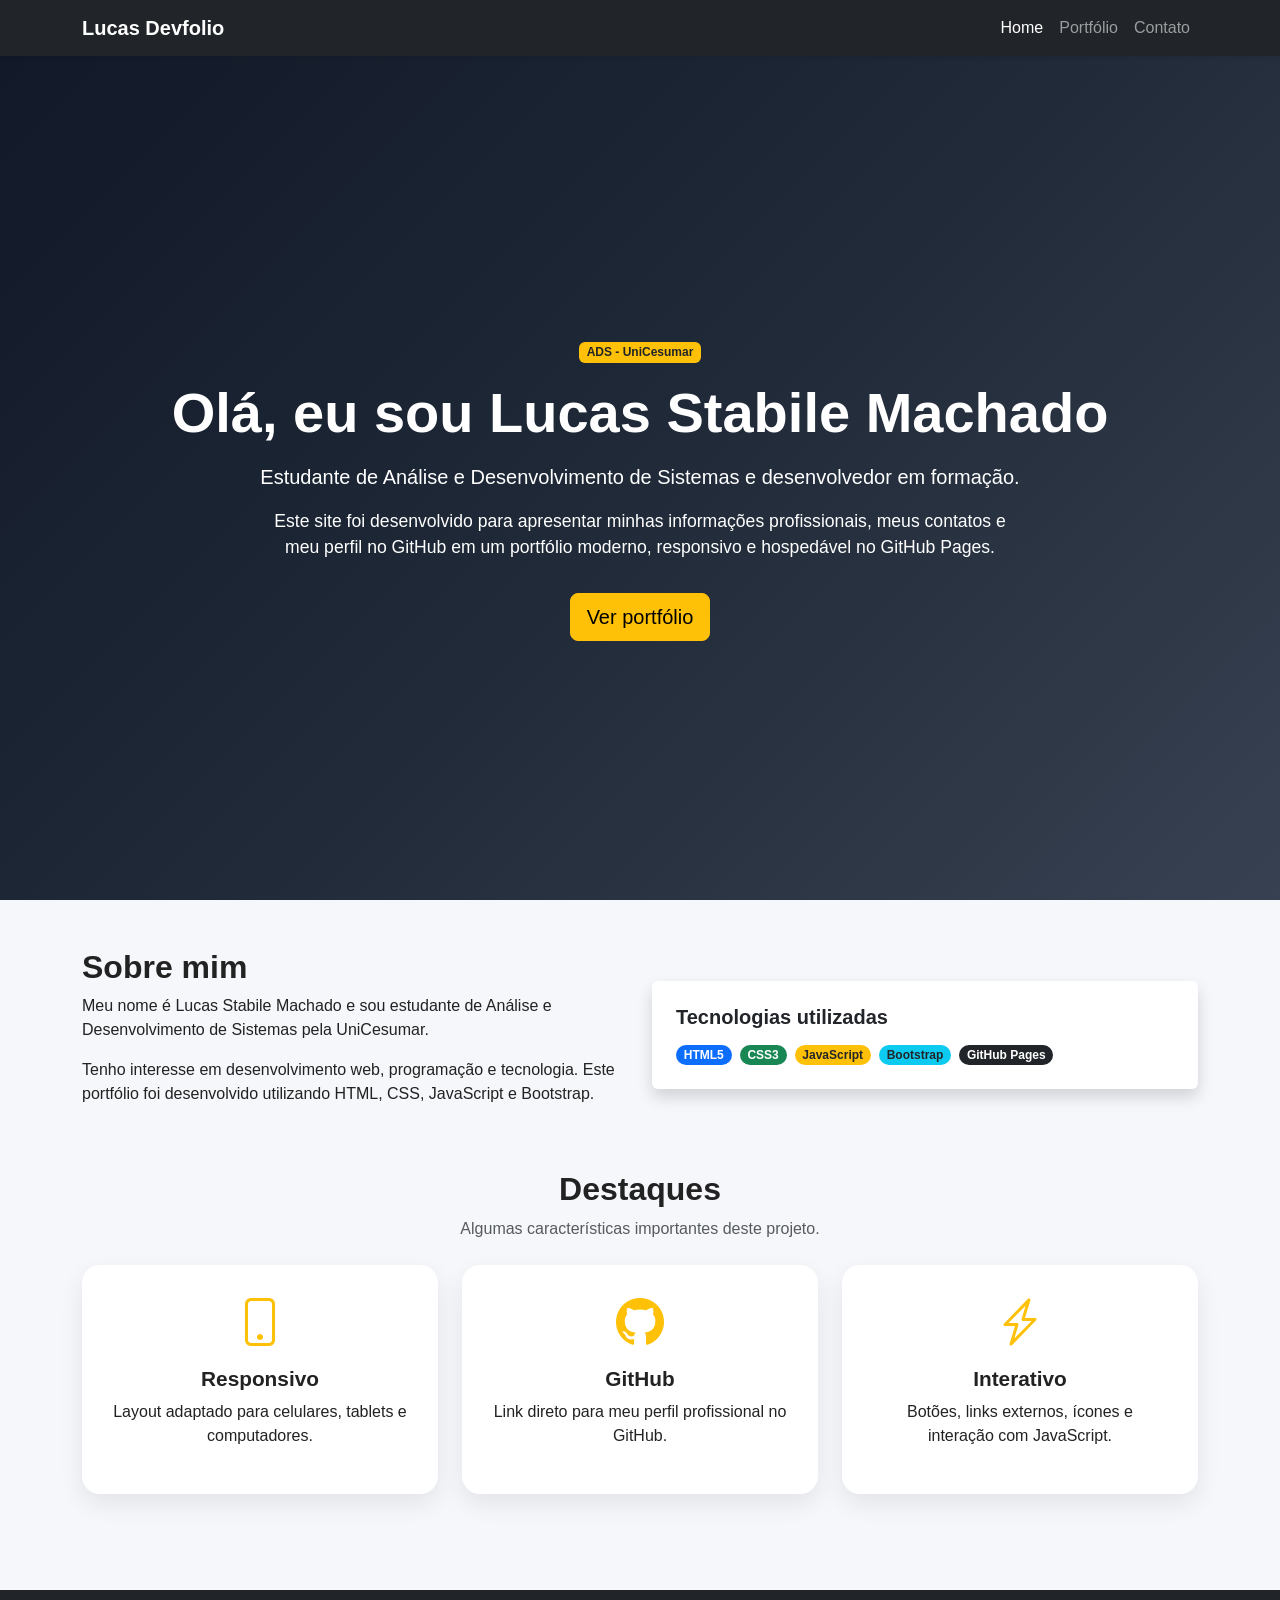
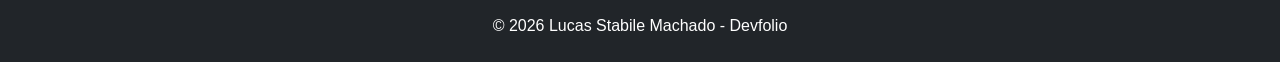
<file: devfolio_lucas/index.html>
<!DOCTYPE html>
<html lang="pt-BR">
<head>
  <meta charset="UTF-8" />
  <meta name="viewport" content="width=device-width, initial-scale=1.0" />
  <title>Lucas Stabile Machado | Devfolio</title>
  <link href="https://cdn.jsdelivr.net/npm/bootstrap@5.3.3/dist/css/bootstrap.min.css" rel="stylesheet">
  <link rel="stylesheet" href="https://cdn.jsdelivr.net/npm/bootstrap-icons@1.11.3/font/bootstrap-icons.css">
  <link rel="stylesheet" href="css/style.css" />
</head>
<body>
  <nav class="navbar navbar-expand-lg navbar-dark bg-dark fixed-top shadow-sm">
    <div class="container">
      <a class="navbar-brand fw-bold" href="index.html">Lucas Devfolio</a>
      <button class="navbar-toggler" type="button" data-bs-toggle="collapse" data-bs-target="#menu">
        <span class="navbar-toggler-icon"></span>
      </button>
      <div class="collapse navbar-collapse" id="menu">
        <ul class="navbar-nav ms-auto">
          <li class="nav-item"><a class="nav-link active" href="index.html">Home</a></li>
          <li class="nav-item"><a class="nav-link" href="portfolio.html">Portfólio</a></li>
          <li class="nav-item"><a class="nav-link" href="contato.html">Contato</a></li>
        </ul>
      </div>
    </div>
  </nav>

  <header class="hero d-flex align-items-center text-center text-white">
    <div class="container">
      <p class="badge text-bg-warning text-dark mb-3">ADS - UniCesumar</p>
      <h1 class="display-4 fw-bold">Olá, eu sou Lucas Stabile Machado</h1>
      <p class="lead mt-3">Estudante de Análise e Desenvolvimento de Sistemas e desenvolvedor em formação.</p>
      <p class="mx-auto hero-text">Este site foi desenvolvido para apresentar minhas informações profissionais, meus contatos e meu perfil no GitHub em um portfólio moderno, responsivo e hospedável no GitHub Pages.</p>
      <a href="portfolio.html" class="btn btn-warning btn-lg mt-3">Ver portfólio</a>
    </div>
  </header>

  <main class="container py-5">
    <section class="row align-items-center g-4">
      <div class="col-md-6">
        <h2 class="fw-bold">Sobre mim</h2>
        <p>Meu nome é Lucas Stabile Machado e sou estudante de Análise e Desenvolvimento de Sistemas pela UniCesumar.</p>
        <p>Tenho interesse em desenvolvimento web, programação e tecnologia. Este portfólio foi desenvolvido utilizando HTML, CSS, JavaScript e Bootstrap.</p>
      </div>
      <div class="col-md-6">
        <div class="card shadow border-0 p-4">
          <h3 class="h5 fw-bold mb-3">Tecnologias utilizadas</h3>
          <div class="d-flex flex-wrap gap-2">
            <span class="badge rounded-pill text-bg-primary">HTML5</span>
            <span class="badge rounded-pill text-bg-success">CSS3</span>
            <span class="badge rounded-pill text-bg-warning text-dark">JavaScript</span>
            <span class="badge rounded-pill text-bg-info text-dark">Bootstrap</span>
            <span class="badge rounded-pill text-bg-dark">GitHub Pages</span>
          </div>
        </div>
      </div>
    </section>

    <section class="py-5">
      <div class="text-center mb-4">
        <h2 class="fw-bold">Destaques</h2>
        <p class="text-muted">Algumas características importantes deste projeto.</p>
      </div>
      <div class="row g-4">
        <div class="col-md-4">
          <div class="feature-card h-100">
            <i class="bi bi-phone display-5"></i>
            <h3>Responsivo</h3>
            <p>Layout adaptado para celulares, tablets e computadores.</p>
          </div>
        </div>
        <div class="col-md-4">
          <div class="feature-card h-100">
            <i class="bi bi-github display-5"></i>
            <h3>GitHub</h3>
            <p>Link direto para meu perfil profissional no GitHub.</p>
          </div>
        </div>
        <div class="col-md-4">
          <div class="feature-card h-100">
            <i class="bi bi-lightning-charge display-5"></i>
            <h3>Interativo</h3>
            <p>Botões, links externos, ícones e interação com JavaScript.</p>
          </div>
        </div>
      </div>
    </section>
  </main>

  <footer class="bg-dark text-white text-center py-4">
    <p class="mb-0">© 2026 Lucas Stabile Machado - Devfolio</p>
  </footer>

  <script src="https://cdn.jsdelivr.net/npm/bootstrap@5.3.3/dist/js/bootstrap.bundle.min.js"></script>
  <script src="js/script.js"></script>
</body>
</html>
</file>
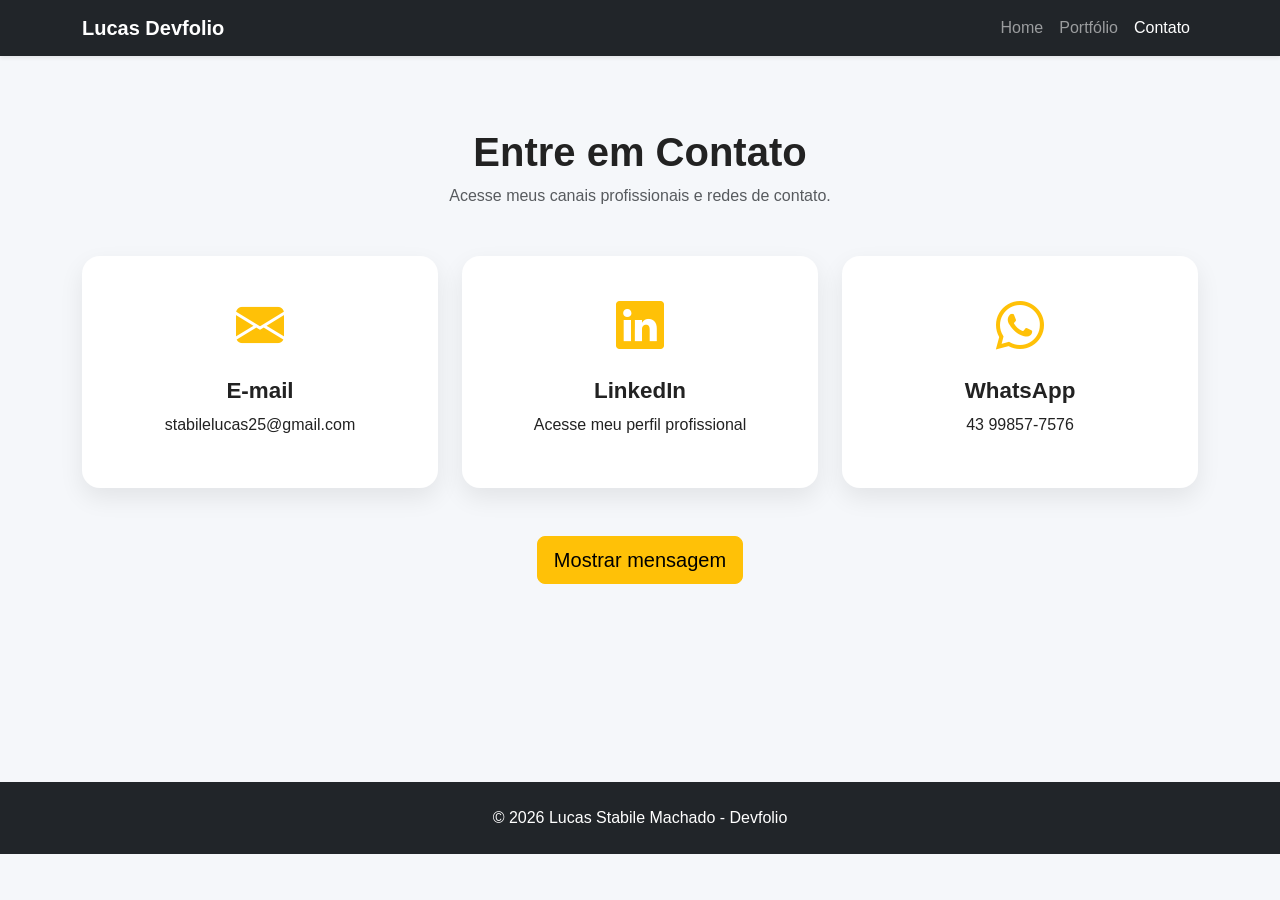
<file: devfolio_lucas/contato.html>
<!DOCTYPE html>
<html lang="pt-BR">
<head>
  <meta charset="UTF-8" />
  <meta name="viewport" content="width=device-width, initial-scale=1.0" />
  <title>Contato | Lucas Stabile Machado</title>
  <link href="https://cdn.jsdelivr.net/npm/bootstrap@5.3.3/dist/css/bootstrap.min.css" rel="stylesheet">
  <link rel="stylesheet" href="https://cdn.jsdelivr.net/npm/bootstrap-icons@1.11.3/font/bootstrap-icons.css">
  <link rel="stylesheet" href="css/style.css" />
</head>
<body>
  <nav class="navbar navbar-expand-lg navbar-dark bg-dark fixed-top shadow-sm">
    <div class="container">
      <a class="navbar-brand fw-bold" href="index.html">Lucas Devfolio</a>
      <button class="navbar-toggler" type="button" data-bs-toggle="collapse" data-bs-target="#menu">
        <span class="navbar-toggler-icon"></span>
      </button>
      <div class="collapse navbar-collapse" id="menu">
        <ul class="navbar-nav ms-auto">
          <li class="nav-item"><a class="nav-link" href="index.html">Home</a></li>
          <li class="nav-item"><a class="nav-link" href="portfolio.html">Portfólio</a></li>
          <li class="nav-item"><a class="nav-link active" href="contato.html">Contato</a></li>
        </ul>
      </div>
    </div>
  </nav>

  <main class="container page-content py-5">
    <section class="text-center mb-5">
      <h1 class="fw-bold">Entre em Contato</h1>
      <p class="text-muted">Acesse meus canais profissionais e redes de contato.</p>
    </section>

    <section class="row justify-content-center g-4">
      <div class="col-md-4">
        <a class="contact-card" href="mailto:stabilelucas25@gmail.com">
          <i class="bi bi-envelope-fill"></i>
          <h2>E-mail</h2>
          <p>stabilelucas25@gmail.com</p>
        </a>
      </div>
      <div class="col-md-4">
        <a class="contact-card" href="https://www.linkedin.com/in/lucas-stabile-142391346/?skipRedirect=true" target="_blank">
          <i class="bi bi-linkedin"></i>
          <h2>LinkedIn</h2>
          <p>Acesse meu perfil profissional</p>
        </a>
      </div>
      <div class="col-md-4">
        <a class="contact-card" href="https://wa.me/5543998577576" target="_blank">
          <i class="bi bi-whatsapp"></i>
          <h2>WhatsApp</h2>
          <p>43 99857-7576</p>
        </a>
      </div>
    </section>

    <section class="mt-5 text-center">
      <button id="mensagemBtn" class="btn btn-warning btn-lg">Mostrar mensagem</button>
      <p id="mensagem" class="mt-3 fw-bold"></p>
    </section>
  </main>

  <footer class="bg-dark text-white text-center py-4">
    <p class="mb-0">© 2026 Lucas Stabile Machado - Devfolio</p>
  </footer>

  <script src="https://cdn.jsdelivr.net/npm/bootstrap@5.3.3/dist/js/bootstrap.bundle.min.js"></script>
  <script src="js/script.js"></script>
</body>
</html>
</file>
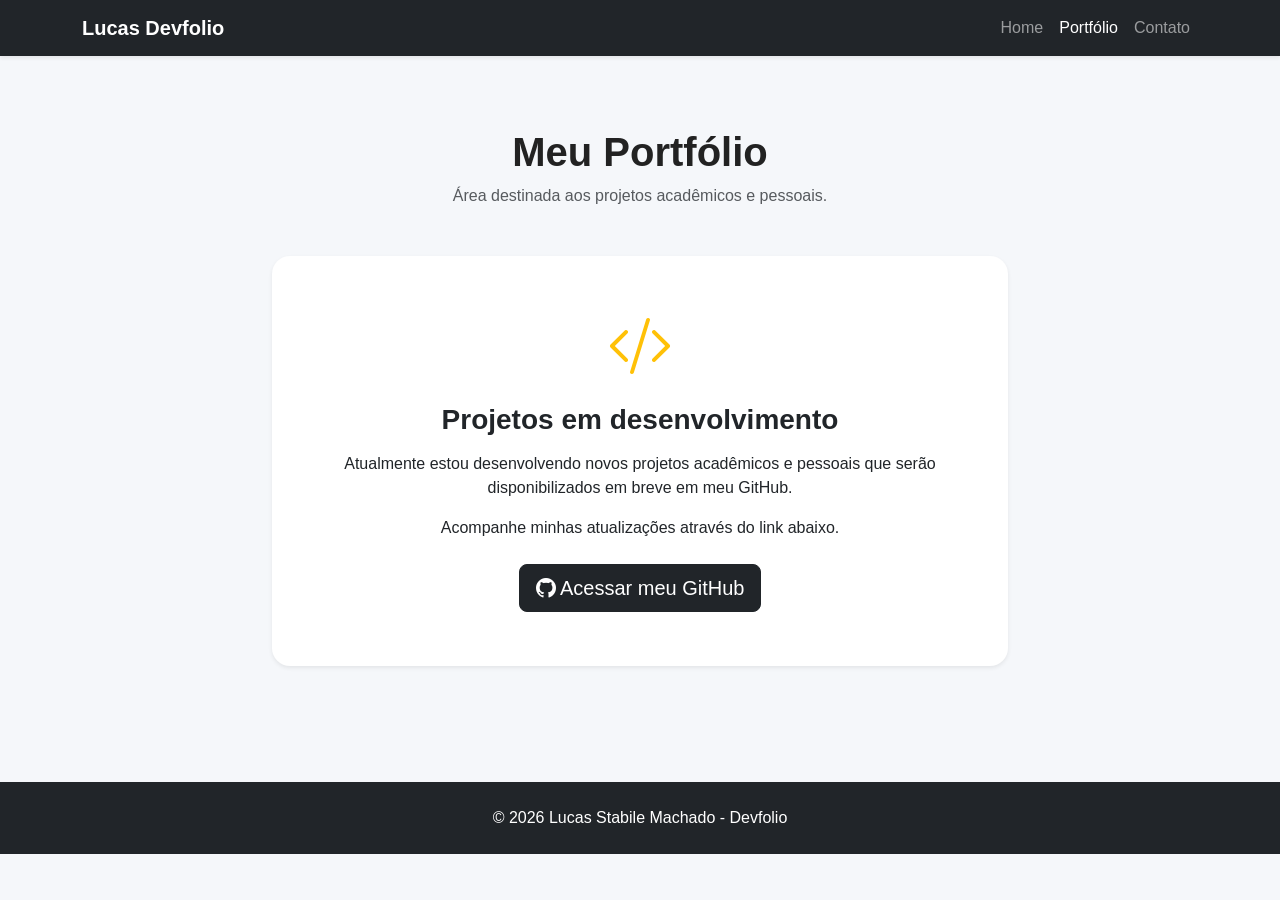
<file: devfolio_lucas/portfolio.html>
<!DOCTYPE html>
<html lang="pt-BR">
<head>
  <meta charset="UTF-8" />
  <meta name="viewport" content="width=device-width, initial-scale=1.0" />
  <title>Portfólio | Lucas Stabile Machado</title>
  <link href="https://cdn.jsdelivr.net/npm/bootstrap@5.3.3/dist/css/bootstrap.min.css" rel="stylesheet">
  <link rel="stylesheet" href="https://cdn.jsdelivr.net/npm/bootstrap-icons@1.11.3/font/bootstrap-icons.css">
  <link rel="stylesheet" href="css/style.css" />
</head>
<body>
  <nav class="navbar navbar-expand-lg navbar-dark bg-dark fixed-top shadow-sm">
    <div class="container">
      <a class="navbar-brand fw-bold" href="index.html">Lucas Devfolio</a>
      <button class="navbar-toggler" type="button" data-bs-toggle="collapse" data-bs-target="#menu">
        <span class="navbar-toggler-icon"></span>
      </button>
      <div class="collapse navbar-collapse" id="menu">
        <ul class="navbar-nav ms-auto">
          <li class="nav-item"><a class="nav-link" href="index.html">Home</a></li>
          <li class="nav-item"><a class="nav-link active" href="portfolio.html">Portfólio</a></li>
          <li class="nav-item"><a class="nav-link" href="contato.html">Contato</a></li>
        </ul>
      </div>
    </div>
  </nav>

  <main class="container page-content py-5">
    <section class="text-center mb-5">
      <h1 class="fw-bold">Meu Portfólio</h1>
      <p class="text-muted">Área destinada aos projetos acadêmicos e pessoais.</p>
    </section>

    <section class="row justify-content-center">
      <div class="col-lg-8">
        <div class="card project-card shadow-sm border-0 text-center p-4">
          <div class="card-body">
            <i class="bi bi-code-slash display-3 text-warning"></i>
            <h2 class="h3 fw-bold mt-3">Projetos em desenvolvimento</h2>
            <p class="mt-3">Atualmente estou desenvolvendo novos projetos acadêmicos e pessoais que serão disponibilizados em breve em meu GitHub.</p>
            <p>Acompanhe minhas atualizações através do link abaixo.</p>
            <a class="btn btn-dark btn-lg mt-2" href="https://github.com/lucasdev17" target="_blank">
              <i class="bi bi-github"></i> Acessar meu GitHub
            </a>
          </div>
        </div>
      </div>
    </section>
  </main>

  <footer class="bg-dark text-white text-center py-4">
    <p class="mb-0">© 2026 Lucas Stabile Machado - Devfolio</p>
  </footer>

  <script src="https://cdn.jsdelivr.net/npm/bootstrap@5.3.3/dist/js/bootstrap.bundle.min.js"></script>
  <script src="js/script.js"></script>
</body>
</html>
</file>
<file: devfolio_lucas/css/style.css>
* {
  box-sizing: border-box;
}

body {
  font-family: Arial, Helvetica, sans-serif;
  background-color: #f5f7fa;
  color: #222;
}

.hero {
  min-height: 100vh;
  padding-top: 80px;
  background: linear-gradient(135deg, #111827, #1f2937, #374151);
}

.hero-text {
  max-width: 760px;
  font-size: 1.1rem;
}

.page-content {
  margin-top: 80px;
  min-height: 78vh;
}

.feature-card {
  background-color: #fff;
  padding: 30px;
  border-radius: 18px;
  text-align: center;
  box-shadow: 0 10px 25px rgba(0, 0, 0, 0.08);
  transition: transform 0.3s ease, box-shadow 0.3s ease;
}

.feature-card:hover,
.project-card:hover {
  transform: translateY(-6px);
  box-shadow: 0 15px 30px rgba(0, 0, 0, 0.14);
}

.feature-card i {
  color: #ffc107;
  margin-bottom: 15px;
}

.feature-card h3 {
  font-size: 1.3rem;
  font-weight: bold;
  margin-top: 15px;
}

.project-card {
  border-radius: 18px;
  transition: transform 0.3s ease, box-shadow 0.3s ease;
}

.project-card .card-body {
  padding: 30px;
}

.contact-card {
  display: block;
  text-decoration: none;
  color: #222;
  background-color: #fff;
  border-radius: 18px;
  padding: 35px 20px;
  text-align: center;
  box-shadow: 0 10px 25px rgba(0, 0, 0, 0.08);
  transition: 0.3s;
  height: 100%;
}

.contact-card:hover {
  color: #111;
  transform: translateY(-6px);
  box-shadow: 0 15px 30px rgba(0, 0, 0, 0.14);
}

.contact-card i {
  font-size: 3rem;
  color: #ffc107;
}

.contact-card h2 {
  font-size: 1.4rem;
  font-weight: bold;
  margin-top: 15px;
}

footer {
  margin-top: auto;
}

@media (max-width: 768px) {
  .hero h1 {
    font-size: 2.2rem;
  }

  .hero-text {
    font-size: 1rem;
  }

  .page-content {
    margin-top: 70px;
  }
}
</file>
